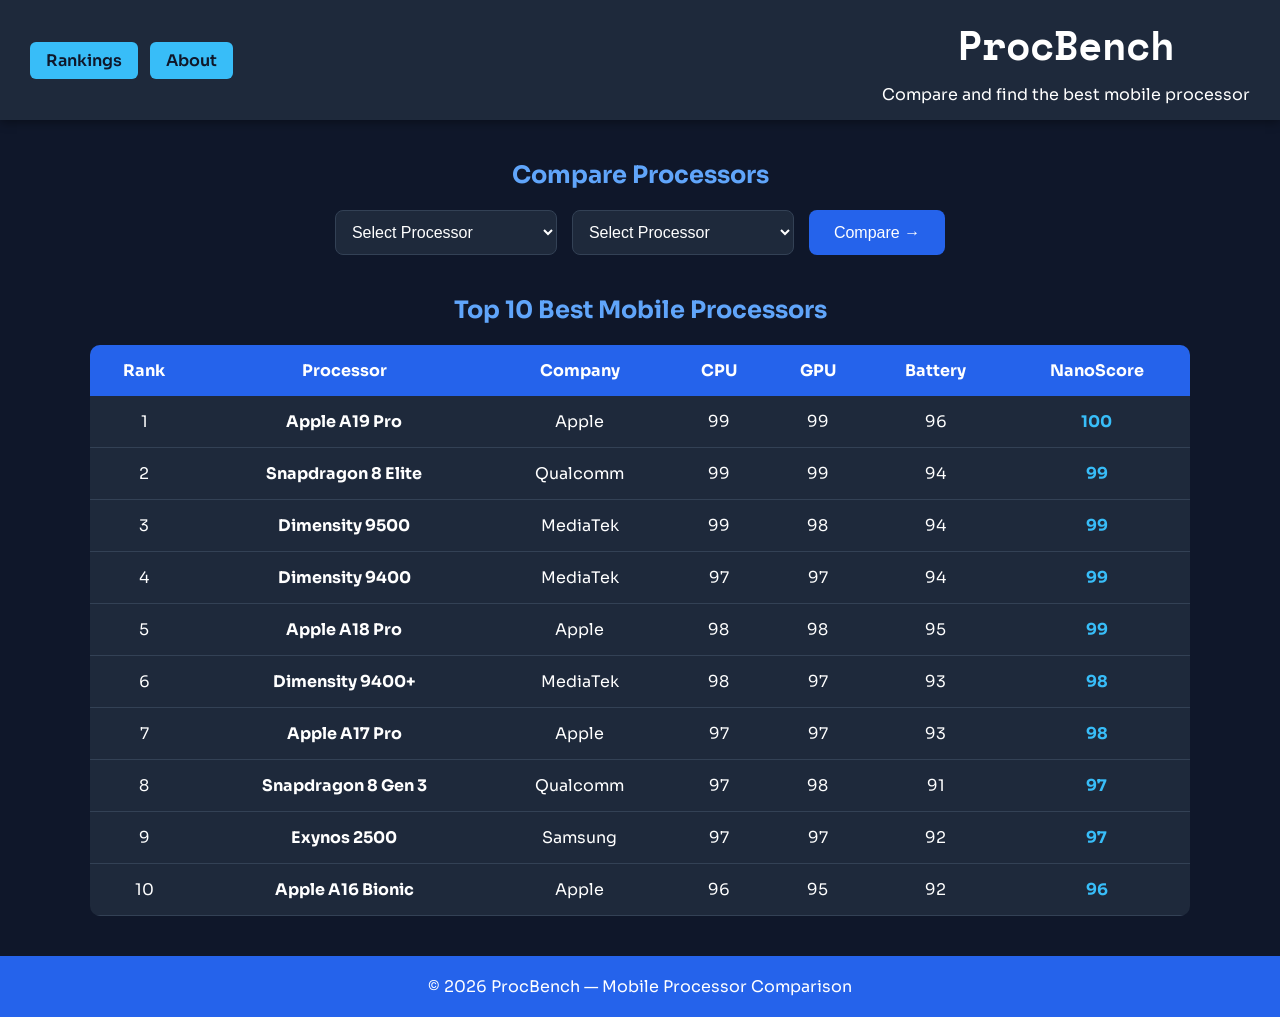
<file: index.html>
<!DOCTYPE html>
<html lang="en">
<head>
    <meta charset="UTF-8">
    <title>ProcBench — Mobile Processor Comparison</title>
    <meta name="viewport" content="width=device-width, initial-scale=1.0">
    <link rel="stylesheet" href="style.css">
    <style>
    @import url('https://fonts.googleapis.com/css2?family=Space+Mono:wght@400;700&family=Sora:wght@400;600;700&display=swap');
    body{font-family:'Sora',sans-serif!important;}
    .header-content h1{font-family:'Space Mono',monospace;}
    select optgroup{font-weight:700;color:#94a3b8;}
    </style>
</head>

<body>
<header class="top-nav">
    <div class="nav-buttons">
        <a href="ranks.html" class="nav-btn">Rankings</a>
        <a href="about.html" class="nav-btn">About</a>
    </div>
    <div class="header-content">
        <h1>ProcBench</h1>
        <p>Compare and find the best mobile processor</p>
    </div>
</header>

<section class="container">

    <h2>Compare Processors</h2>
    <div class="compare-box">
        <select id="proc1"><option value="">Select Processor</option></select>
        <select id="proc2"><option value="">Select Processor</option></select>
        <button id="compareBtn">Compare →</button>
    </div>

    <div id="result" class="result-box"></div>

    <h2>Top 10 Best Mobile Processors</h2>
    <div class="table-wrapper">
        <table>
            <thead>
                <tr>
                    <th>Rank</th>
                    <th>Processor</th>
                    <th>Company</th>
                    <th>CPU</th>
                    <th>GPU</th>
                    <th>Battery</th>
                    <th>NanoScore</th>
                </tr>
            </thead>
            <tbody id="topTable"></tbody>
        </table>
    </div>
</section>

<footer><p>© 2026 ProcBench — Mobile Processor Comparison</p></footer>

<script src="db.js"></script>
<script>
// ── Build grouped dropdowns from the shared DB ───────────────

const companies = ['Apple','Qualcomm','MediaTek','Samsung','Google','Huawei'];

function buildSelect(selectId){
  const sel = document.getElementById(selectId);
  companies.forEach(company => {
    const procs = processorDB.filter(p => p.company === company)
                             .sort((a,b) => b.nanoScore - a.nanoScore);
    if(!procs.length) return;
    const grp = document.createElement('optgroup');
    grp.label = company;
    procs.forEach(p => {
      const opt = document.createElement('option');
      opt.value = p.name;
      opt.textContent = p.name;
      grp.appendChild(opt);
    });
    sel.appendChild(grp);
  });
}
buildSelect('proc1');
buildSelect('proc2');

// ── Top 10 table ─────────────────────────────────────────────

const top10 = rankedProcessors.slice(0,10);
document.getElementById('topTable').innerHTML = top10.map((p,i) => `
  <tr>
    <td>${i+1}</td>
    <td><strong>${p.name}</strong></td>
    <td>${p.company}</td>
    <td>${p.cpu}</td>
    <td>${p.gpu}</td>
    <td>${p.battery}</td>
    <td style="font-weight:700;color:#38bdf8">${p.nanoScore}</td>
  </tr>`).join('');

// ── Compare button ────────────────────────────────────────────

document.getElementById('compareBtn').addEventListener('click',()=>{
  const p1 = document.getElementById('proc1').value;
  const p2 = document.getElementById('proc2').value;
  if(!p1||!p2){ alert('Please select both processors'); return; }
  if(p1===p2){ alert('Please select two different processors'); return; }
  window.location.href=`compare.html?proc1=${encodeURIComponent(p1)}&proc2=${encodeURIComponent(p2)}`;
});
</script>
</body>
</html>
</file>
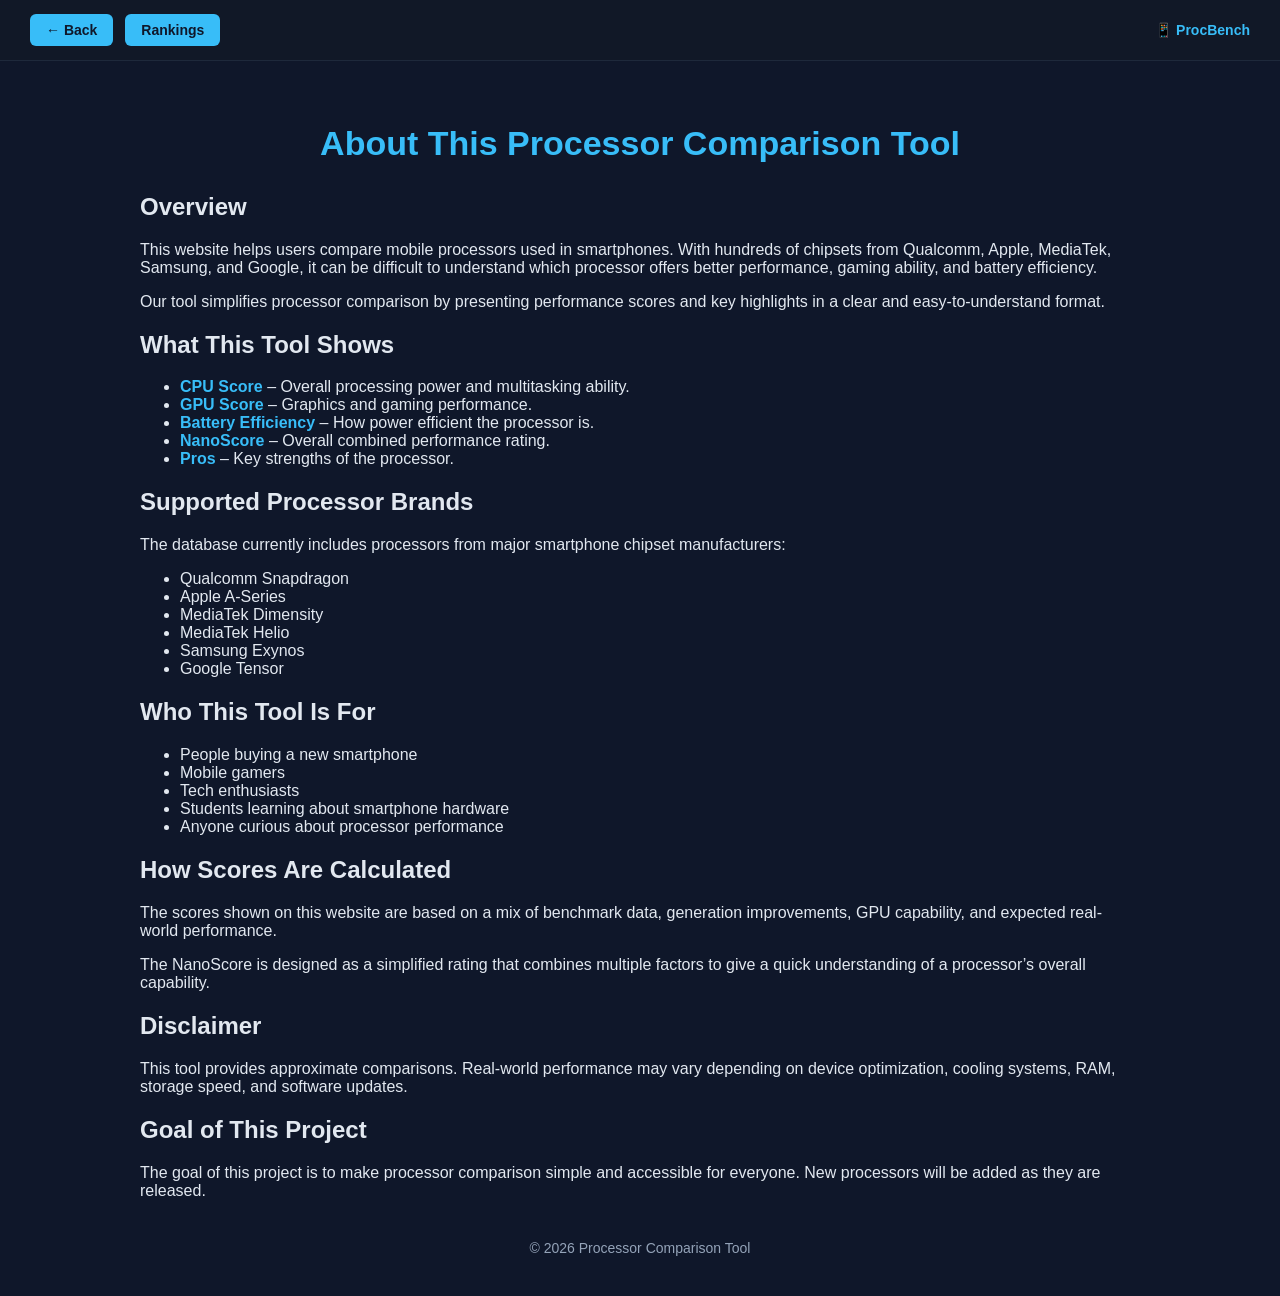
<file: about.html>
<!DOCTYPE html>
<html lang="en">
<head>
<meta charset="UTF-8">
<meta name="viewport" content="width=device-width, initial-scale=1.0">
<title>About - Processor Comparison Tool</title>
<style>
/* Page Background */
body{
    font-family: Arial, sans-serif;
    background:#0f172a;
    color:#e2e8f0;
    margin:0;
    padding:0;
}

/* Nav Bar */
.top-nav{
    display:flex;
    justify-content:space-between;
    align-items:center;
    padding:14px 30px;
    background:#111827;
    border-bottom:1px solid #1e293b;
}
.nav-buttons{
    display:flex;
    gap:12px;
}
.nav-btn{
    text-decoration:none;
    padding:8px 16px;
    border-radius:6px;
    background:#38bdf8;
    color:#0f172a;
    font-weight:700;
    font-size:14px;
    transition:.2s;
}
.nav-btn:hover{
    background:#0ea5e9;
}

/* Main Container */
.container{
    max-width:1000px;
    margin:auto;
    padding:40px 20px;
}

/* Title */
h1{
    text-align:center;
    font-size:34px;
    margin-bottom:30px;
    color:#38bdf8;
}

/* Section Cards */
.section{
    background:#1e293b;
    padding:25px;
    margin-bottom:25px;
    border-radius:10px;
    box-shadow:0 5px 15px rgba(0,0,0,0.4);
}

/* Section Heading */
.section h2{
    color:#f1f5f9;
    margin-bottom:12px;
}

/* Paragraph Text */
.section p{
    line-height:1.7;
    color:#cbd5f5;
}

/* Lists */
.section ul{
    padding-left:20px;
}

.section li{
    margin-bottom:8px;
}

/* Highlight Labels */
strong{
    color:#38bdf8;
}

/* Footer */
footer{
    text-align:center;
    margin-top:40px;
    font-size:14px;
    color:#94a3b8;
}
</style>
</head>

<body>

<nav class="top-nav">
    <div class="nav-buttons">
        <a href="index.html" class="nav-btn">← Back</a>
        <a href="ranks.html" class="nav-btn">Rankings</a>
    </div>
    <span style="font-size:14px;color:#38bdf8;font-weight:700;">📱 ProcBench</span>
</nav>

<div class="container">

<h1>About This Processor Comparison Tool</h1>

<h2>Overview</h2>
<p>
This website helps users compare mobile processors used in smartphones. With hundreds of chipsets from Qualcomm, Apple, MediaTek, Samsung, and Google, it can be difficult to understand which processor offers better performance, gaming ability, and battery efficiency.
</p>

<p>
Our tool simplifies processor comparison by presenting performance scores and key highlights in a clear and easy-to-understand format.
</p>

<h2>What This Tool Shows</h2>
<ul>
<li><strong>CPU Score</strong> – Overall processing power and multitasking ability.</li>
<li><strong>GPU Score</strong> – Graphics and gaming performance.</li>
<li><strong>Battery Efficiency</strong> – How power efficient the processor is.</li>
<li><strong>NanoScore</strong> – Overall combined performance rating.</li>
<li><strong>Pros</strong> – Key strengths of the processor.</li>
</ul>

<h2>Supported Processor Brands</h2>
<p>The database currently includes processors from major smartphone chipset manufacturers:</p>

<ul>
<li>Qualcomm Snapdragon</li>
<li>Apple A-Series</li>
<li>MediaTek Dimensity</li>
<li>MediaTek Helio</li>
<li>Samsung Exynos</li>
<li>Google Tensor</li>
</ul>

<h2>Who This Tool Is For</h2>
<ul>
<li>People buying a new smartphone</li>
<li>Mobile gamers</li>
<li>Tech enthusiasts</li>
<li>Students learning about smartphone hardware</li>
<li>Anyone curious about processor performance</li>
</ul>

<h2>How Scores Are Calculated</h2>
<p>
The scores shown on this website are based on a mix of benchmark data, generation improvements, GPU capability, and expected real-world performance.
</p>

<p>
The NanoScore is designed as a simplified rating that combines multiple factors to give a quick understanding of a processor’s overall capability.
</p>

<h2>Disclaimer</h2>
<p>
This tool provides approximate comparisons. Real-world performance may vary depending on device optimization, cooling systems, RAM, storage speed, and software updates.
</p>

<h2>Goal of This Project</h2>
<p>
The goal of this project is to make processor comparison simple and accessible for everyone. New processors will be added as they are released.
</p>

<footer>
© 2026 Processor Comparison Tool
</footer>

</div>

</body>
</html>
</file>
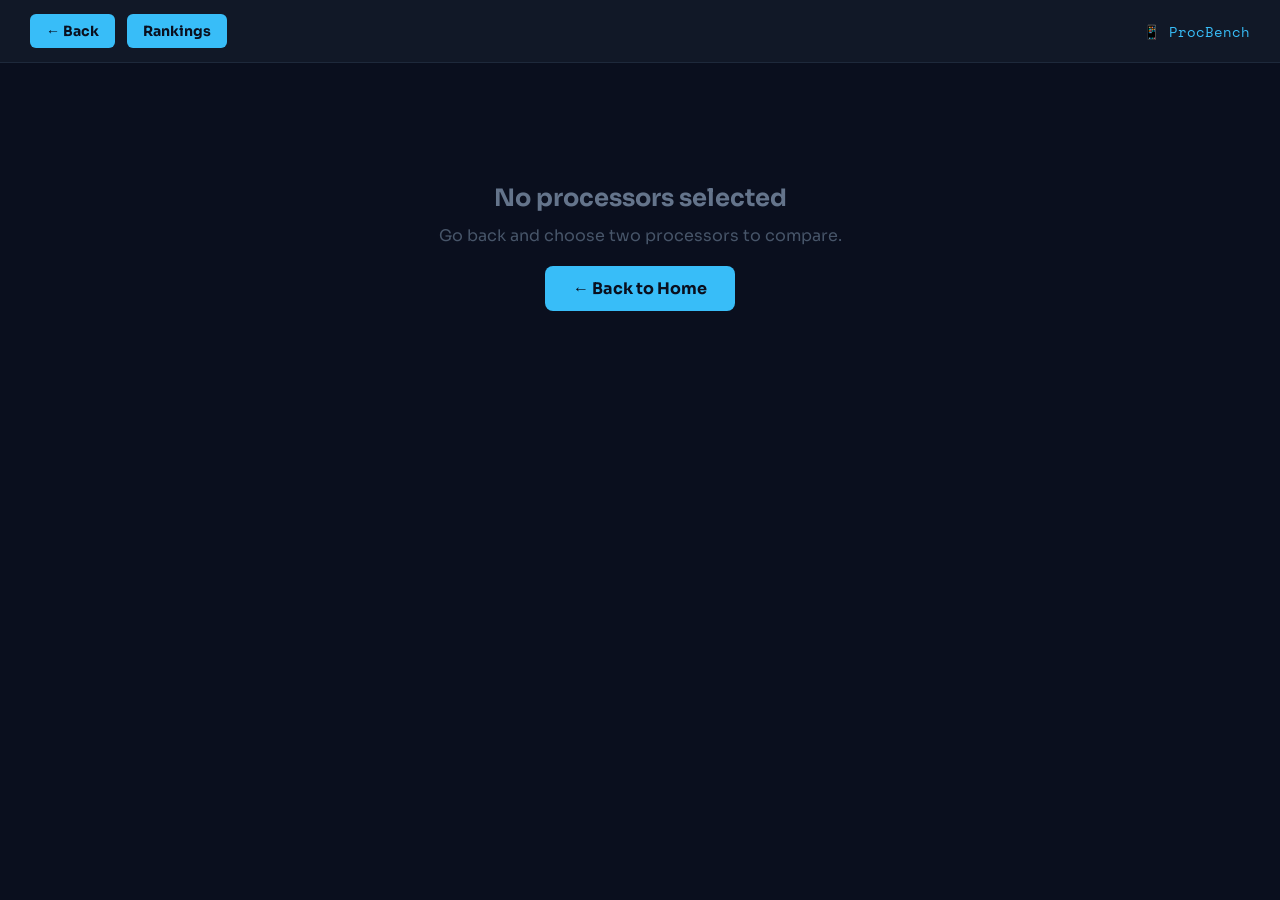
<file: compare.html>
<!DOCTYPE html>
<html lang="en">
<head>
<meta charset="UTF-8">
<meta name="viewport" content="width=device-width, initial-scale=1.0">
<title>Processor Comparison — ProcBench</title>
<style>
@import url('https://fonts.googleapis.com/css2?family=Space+Mono:wght@400;700&family=Sora:wght@400;600;700&display=swap');
*{margin:0;padding:0;box-sizing:border-box;}
body{font-family:'Sora',sans-serif;background:#0a0f1e;color:#e2e8f0;min-height:100vh;}

.top-nav{display:flex;justify-content:space-between;align-items:center;padding:14px 30px;background:#111827;border-bottom:1px solid #1e293b;}
.nav-buttons{display:flex;gap:12px;}
.nav-btn{text-decoration:none;padding:8px 16px;border-radius:6px;background:#38bdf8;color:#0a0f1e;font-weight:700;font-size:14px;transition:.2s;}
.nav-btn:hover{background:#0ea5e9;}
.logo{font-family:'Space Mono',monospace;color:#38bdf8;font-size:14px;}

.container{width:90%;max-width:1100px;margin:0 auto;padding:40px 0 60px;}
h1{font-family:'Space Mono',monospace;text-align:center;font-size:clamp(20px,3.5vw,32px);color:#38bdf8;margin-bottom:6px;}
.subtitle{text-align:center;color:#94a3b8;font-size:14px;margin-bottom:40px;}

/* Cards layout */
.comparison-grid{display:grid;grid-template-columns:1fr auto 1fr;gap:24px;align-items:start;margin-bottom:30px;}
@media(max-width:700px){.comparison-grid{grid-template-columns:1fr;}}

.chip-card{background:#111827;border-radius:14px;padding:28px;border:1px solid #1e293b;transition:.3s;}
.chip-card.winner-card{border-color:#38bdf8;box-shadow:0 0 24px rgba(56,189,248,.15);}

.card-name{
  font-family:'Space Mono',monospace;
  font-size:clamp(14px,2vw,18px);
  font-weight:700;
  margin-bottom:6px;
  color:#f1f5f9;
  word-break:break-word;
}
.card-company{font-size:12px;color:#64748b;margin-bottom:20px;}

/* Stat rows */
.stat{margin-bottom:18px;}
.stat-header{display:flex;justify-content:space-between;align-items:center;margin-bottom:6px;}
.stat-label{font-size:12px;font-weight:600;color:#94a3b8;letter-spacing:.06em;text-transform:uppercase;}
.stat-value{font-family:'Space Mono',monospace;font-size:14px;font-weight:700;color:#f1f5f9;}
.stat-value.best{color:#38bdf8;}

.score-bar{background:#1e293b;height:10px;border-radius:5px;overflow:hidden;}
.score-fill{height:100%;border-radius:5px;transition:width .6s ease;background:#38bdf8;}

/* VS divider */
.vs-divider{
  display:flex;
  align-items:center;
  justify-content:center;
  font-family:'Space Mono',monospace;
  font-size:22px;
  font-weight:700;
  color:#334155;
  padding-top:80px;
}
@media(max-width:700px){.vs-divider{padding-top:0;}}

/* Winner banner */
.winner-banner{
  text-align:center;
  padding:20px;
  border-radius:12px;
  font-family:'Space Mono',monospace;
  font-size:18px;
  font-weight:700;
  margin-bottom:30px;
  background:#0f2744;
  border:1px solid #1e3a5f;
  color:#38bdf8;
}
.winner-banner.tie{background:#1a1a0f;border-color:#3d3522;color:#fbbf24;}
.winner-banner.error{background:#1a0f0f;border-color:#3d2222;color:#f87171;}

/* Pros section */
.pros-section{background:#111827;border-radius:14px;padding:28px;border:1px solid #1e293b;margin-bottom:30px;}
.pros-section h2{font-family:'Space Mono',monospace;font-size:16px;color:#38bdf8;margin-bottom:20px;}
.pros-grid{display:grid;grid-template-columns:1fr 1fr;gap:20px;}
@media(max-width:600px){.pros-grid{grid-template-columns:1fr;}}
.pros-col h3{font-size:13px;font-weight:700;color:#94a3b8;text-transform:uppercase;letter-spacing:.06em;margin-bottom:12px;}
.pro-item{display:flex;align-items:flex-start;gap:8px;margin-bottom:8px;font-size:14px;}
.pro-dot{width:6px;height:6px;border-radius:50%;background:#38bdf8;flex-shrink:0;margin-top:5px;}

/* Specs grid */
.specs-section{background:#111827;border-radius:14px;padding:28px;border:1px solid #1e293b;}
.specs-section h2{font-family:'Space Mono',monospace;font-size:16px;color:#38bdf8;margin-bottom:20px;}
.spec-row{display:flex;align-items:center;padding:10px 0;border-bottom:1px solid #1e293b;font-size:14px;}
.spec-row:last-child{border-bottom:none;}
.spec-label{flex:1;color:#64748b;font-weight:600;}
.spec-val1,.spec-val2{width:160px;text-align:center;font-family:'Space Mono',monospace;font-size:13px;}
.spec-val1.best,.spec-val2.best{color:#38bdf8;font-weight:700;}

/* Not found */
.not-found{text-align:center;padding:80px 20px;color:#475569;}
.not-found h2{color:#64748b;margin-bottom:12px;}
.back-link{display:inline-block;margin-top:20px;padding:12px 28px;background:#38bdf8;color:#0a0f1e;border-radius:8px;text-decoration:none;font-weight:700;}
</style>
</head>
<body>

<nav class="top-nav">
  <div class="nav-buttons">
    <a href="index.html" class="nav-btn">← Back</a>
    <a href="ranks.html" class="nav-btn">Rankings</a>
  </div>
  <span class="logo">📱 ProcBench</span>
</nav>

<div class="container">

  <div id="main-content"></div>

</div>

<script src="db.js"></script>
<script>
const params = new URLSearchParams(window.location.search);
const p1name = params.get('proc1');
const p2name = params.get('proc2');
const p1 = processorMap[p1name];
const p2 = processorMap[p2name];

const main = document.getElementById('main-content');

if(!p1name || !p2name){
  main.innerHTML=`<div class="not-found"><h2>No processors selected</h2><p>Go back and choose two processors to compare.</p><a class="back-link" href="index.html">← Back to Home</a></div>`;
} else if(!p1 || !p2){
  const missing = !p1 ? p1name : p2name;
  main.innerHTML=`<div class="not-found"><h2>"${missing}" not found</h2><p>This processor may not be in the database yet.</p><a class="back-link" href="index.html">← Back to Home</a></div>`;
} else {
  // Determine winners per category
  const cats = ['cpu','gpu','battery','nanoScore'];
  const best = {};
  cats.forEach(c => {
    if(p1[c] > p2[c]) best[c]='p1';
    else if(p2[c] > p1[c]) best[c]='p2';
    else best[c]='tie';
  });

  // Overall winner
  let wins1=0, wins2=0;
  cats.forEach(c=>{ if(best[c]==='p1') wins1++; else if(best[c]==='p2') wins2++; });
  let winnerHTML='';
  if(p1.nanoScore > p2.nanoScore){
    winnerHTML=`<div class="winner-banner">🏆 ${p1name} wins overall!</div>`;
  } else if(p2.nanoScore > p1.nanoScore){
    winnerHTML=`<div class="winner-banner">🏆 ${p2name} wins overall!</div>`;
  } else {
    winnerHTML=`<div class="winner-banner tie">⚖️ It's a tie — equal NanoScore</div>`;
  }

  function bar(proc, cat, color){
    const val = proc[cat];
    const isBest = best[cat] === (proc===p1?'p1':'p2');
    return `
      <div class="stat">
        <div class="stat-header">
          <span class="stat-label">${{cpu:'CPU',gpu:'GPU',battery:'Battery',nanoScore:'NanoScore'}[cat]}</span>
          <span class="stat-value${isBest?' best':''}">${val}</span>
        </div>
        <div class="score-bar"><div class="score-fill" style="width:${val}%;background:${isBest?'#38bdf8':'#334155'}"></div></div>
      </div>`;
  }

  function prosHTML(name, pros){
    return pros.map(p=>`<div class="pro-item"><div class="pro-dot"></div><span>${p}</span></div>`).join('');
  }

  function specRow(label, v1, v2){
    const b1 = (typeof v1==='number'&&typeof v2==='number') ? (v1>v2?'best':'') : '';
    const b2 = (typeof v1==='number'&&typeof v2==='number') ? (v2>v1?'best':'') : '';
    return `<div class="spec-row">
      <span class="spec-label">${label}</span>
      <span class="spec-val1 ${b1}">${typeof v1==='number'?v1:v1}</span>
      <span class="spec-val2 ${b2}">${typeof v2==='number'?v2:v2}</span>
    </div>`;
  }

  const p1winner = p1.nanoScore >= p2.nanoScore;
  const p2winner = p2.nanoScore >= p1.nanoScore;

  main.innerHTML = `
    <h1>${p1name} vs ${p2name}</h1>
    <p class="subtitle">Side-by-side processor comparison</p>

    <div class="comparison-grid">
      <div class="chip-card${p1winner&&p1.nanoScore>p2.nanoScore?' winner-card':''}">
        <div class="card-name">${p1name}</div>
        <div class="card-company">${p1.company} · ${p1.process}</div>
        ${bar(p1,'cpu','#60a5fa')}
        ${bar(p1,'gpu','#a78bfa')}
        ${bar(p1,'battery','#34d399')}
        ${bar(p1,'nanoScore','#38bdf8')}
      </div>

      <div class="vs-divider">VS</div>

      <div class="chip-card${p2winner&&p2.nanoScore>p1.nanoScore?' winner-card':''}">
        <div class="card-name">${p2name}</div>
        <div class="card-company">${p2.company} · ${p2.process}</div>
        ${bar(p2,'cpu','#60a5fa')}
        ${bar(p2,'gpu','#a78bfa')}
        ${bar(p2,'battery','#34d399')}
        ${bar(p2,'nanoScore','#38bdf8')}
      </div>
    </div>

    ${winnerHTML}

    <div class="pros-section">
      <h2>Key Strengths</h2>
      <div class="pros-grid">
        <div>
          <h3>${p1name}</h3>
          ${prosHTML(p1name, p1.pros)}
        </div>
        <div>
          <h3>${p2name}</h3>
          ${prosHTML(p2name, p2.pros)}
        </div>
      </div>
    </div>

    <div class="specs-section">
      <h2>Detailed Specs</h2>
      <div class="spec-row" style="border-bottom:1px solid #1e293b;padding-bottom:10px;margin-bottom:4px;">
        <span class="spec-label" style="color:#64748b">Specification</span>
        <span class="spec-val1" style="font-weight:700;color:#94a3b8;font-family:'Sora',sans-serif;font-size:12px;">${p1name.length>20?p1name.substring(0,18)+'…':p1name}</span>
        <span class="spec-val2" style="font-weight:700;color:#94a3b8;font-family:'Sora',sans-serif;font-size:12px;">${p2name.length>20?p2name.substring(0,18)+'…':p2name}</span>
      </div>
      ${specRow('Manufacturer', p1.company, p2.company)}
      ${specRow('Process Node', p1.process, p2.process)}
      ${specRow('CPU Score', p1.cpu, p2.cpu)}
      ${specRow('GPU Score', p1.gpu, p2.gpu)}
      ${specRow('Battery Score', p1.battery, p2.battery)}
      ${specRow('NanoScore', p1.nanoScore, p2.nanoScore)}
      ${specRow('AnTuTu (approx)', p1.antutu.toLocaleString(), p2.antutu.toLocaleString())}
      ${specRow('Global Rank', '#'+rankedProcessors.find(r=>r.name===p1name)?.rank, '#'+rankedProcessors.find(r=>r.name===p2name)?.rank)}
    </div>
  `;
}
</script>
</body>
</html>
</file>
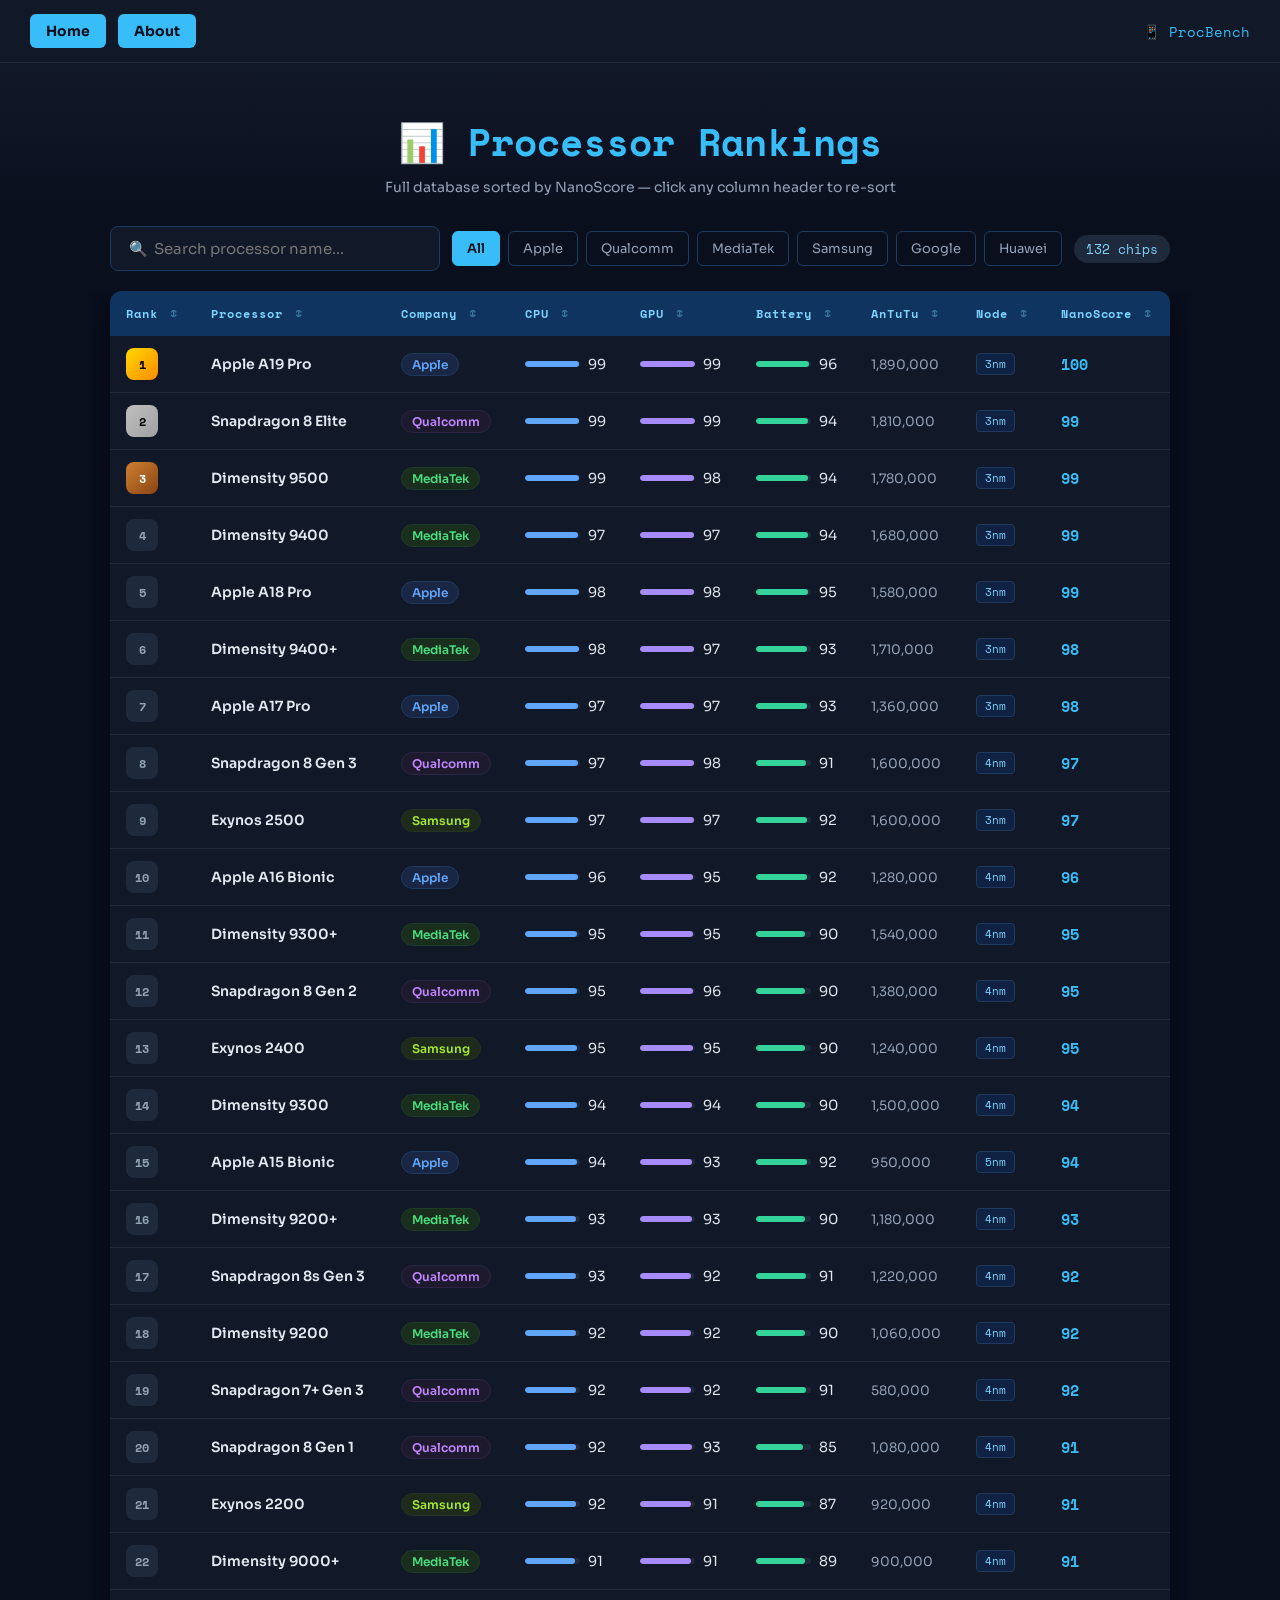
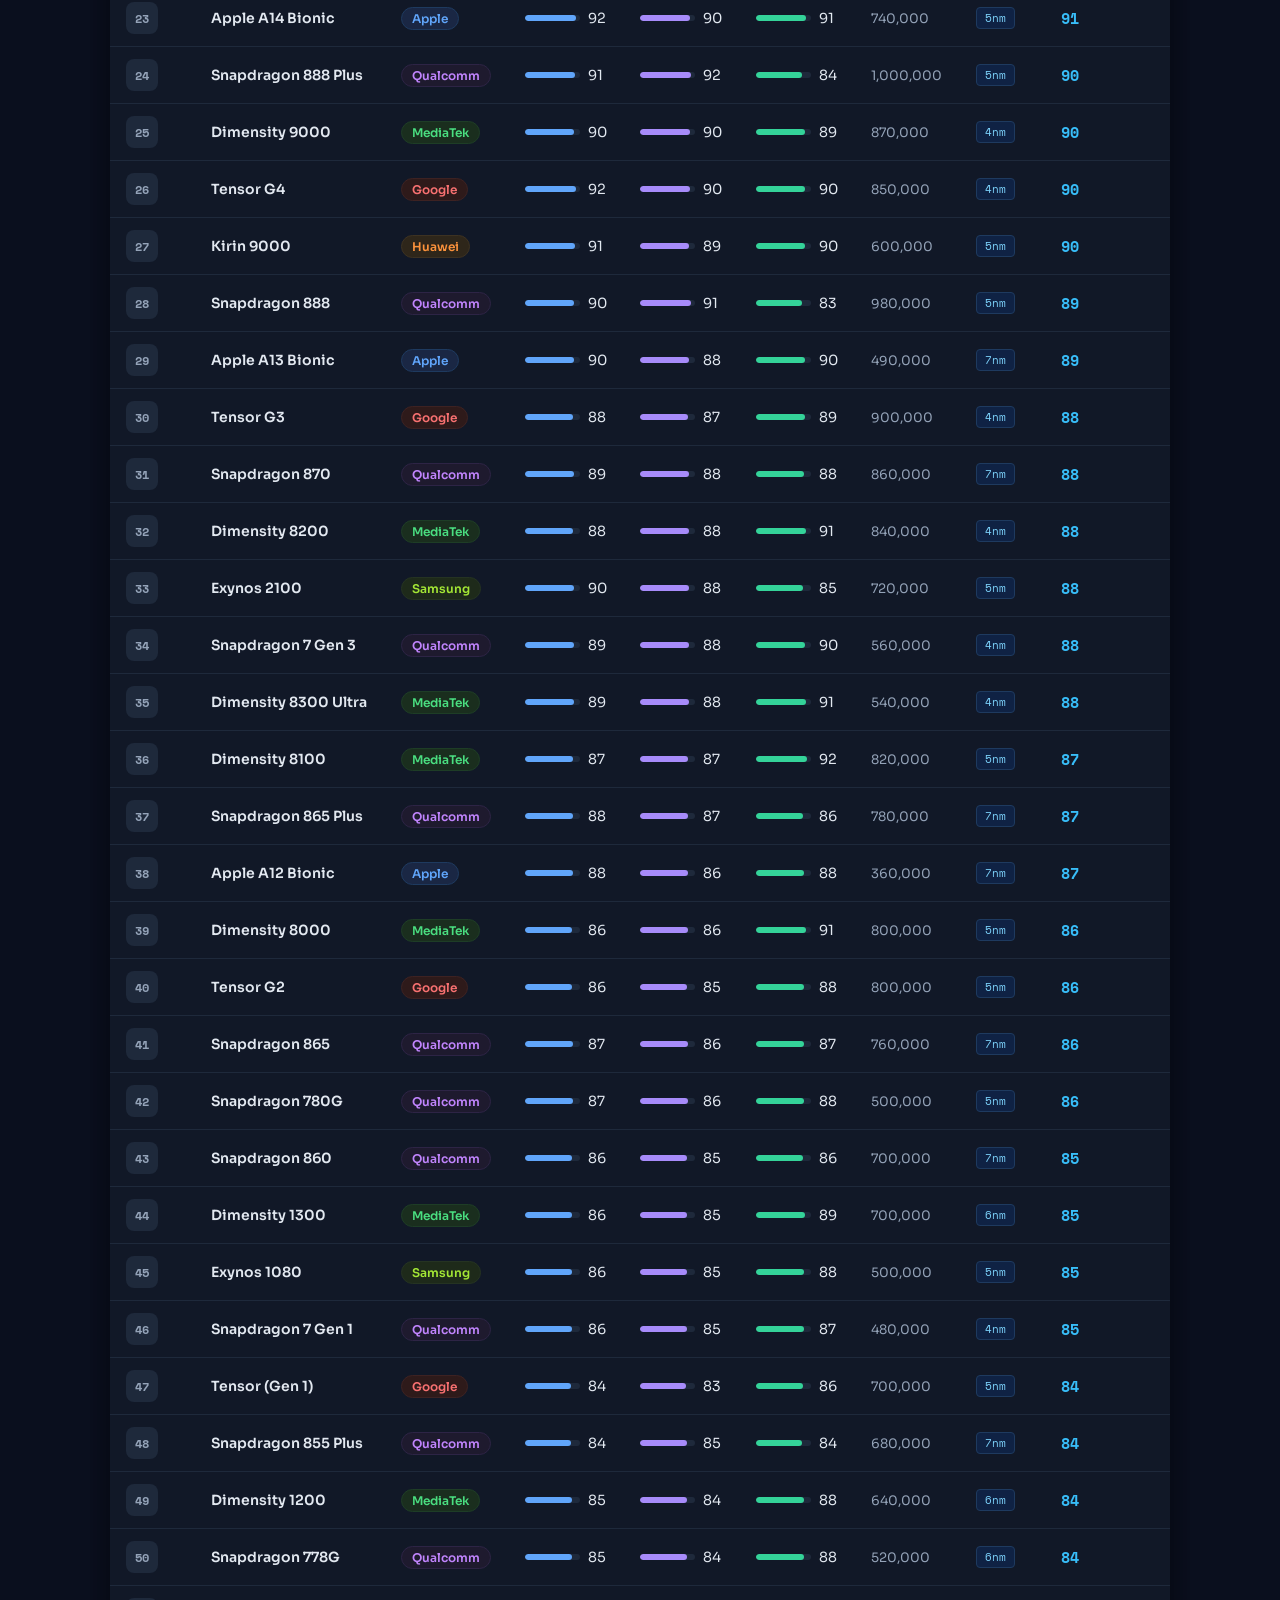
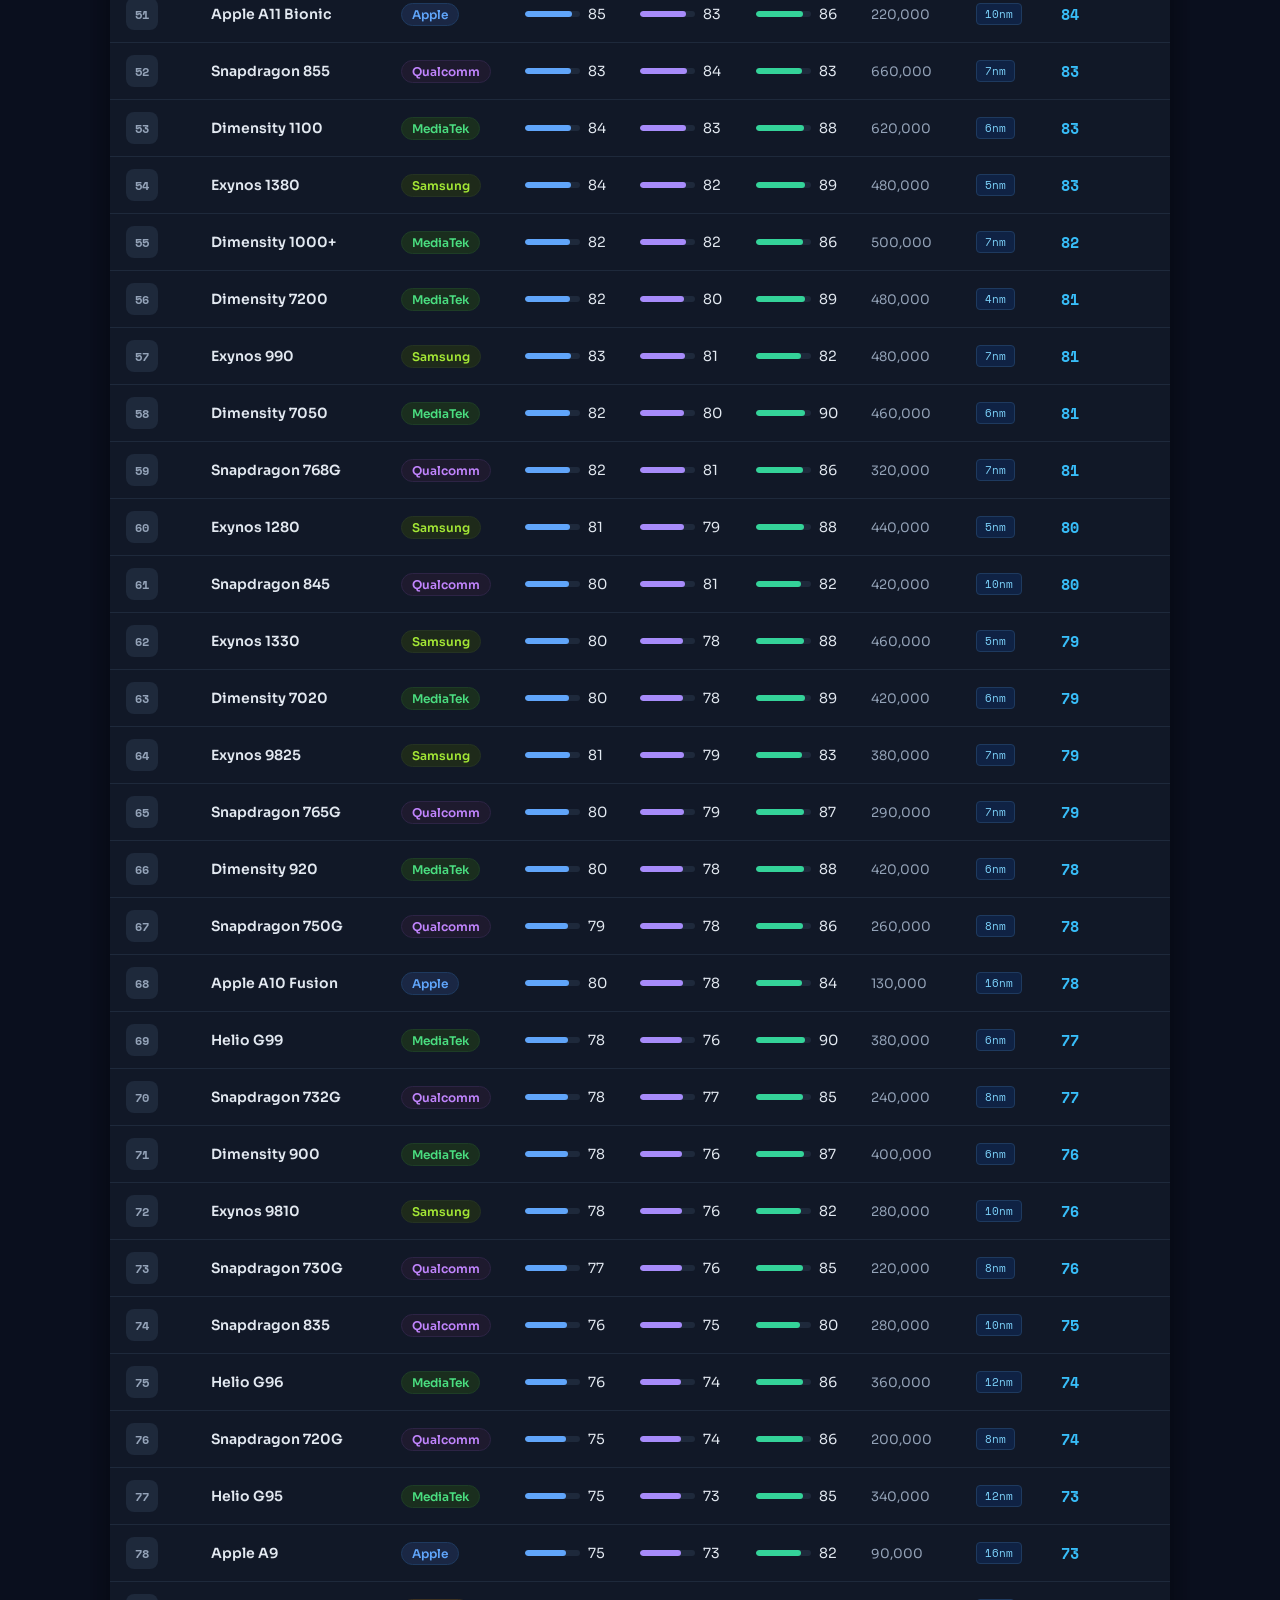
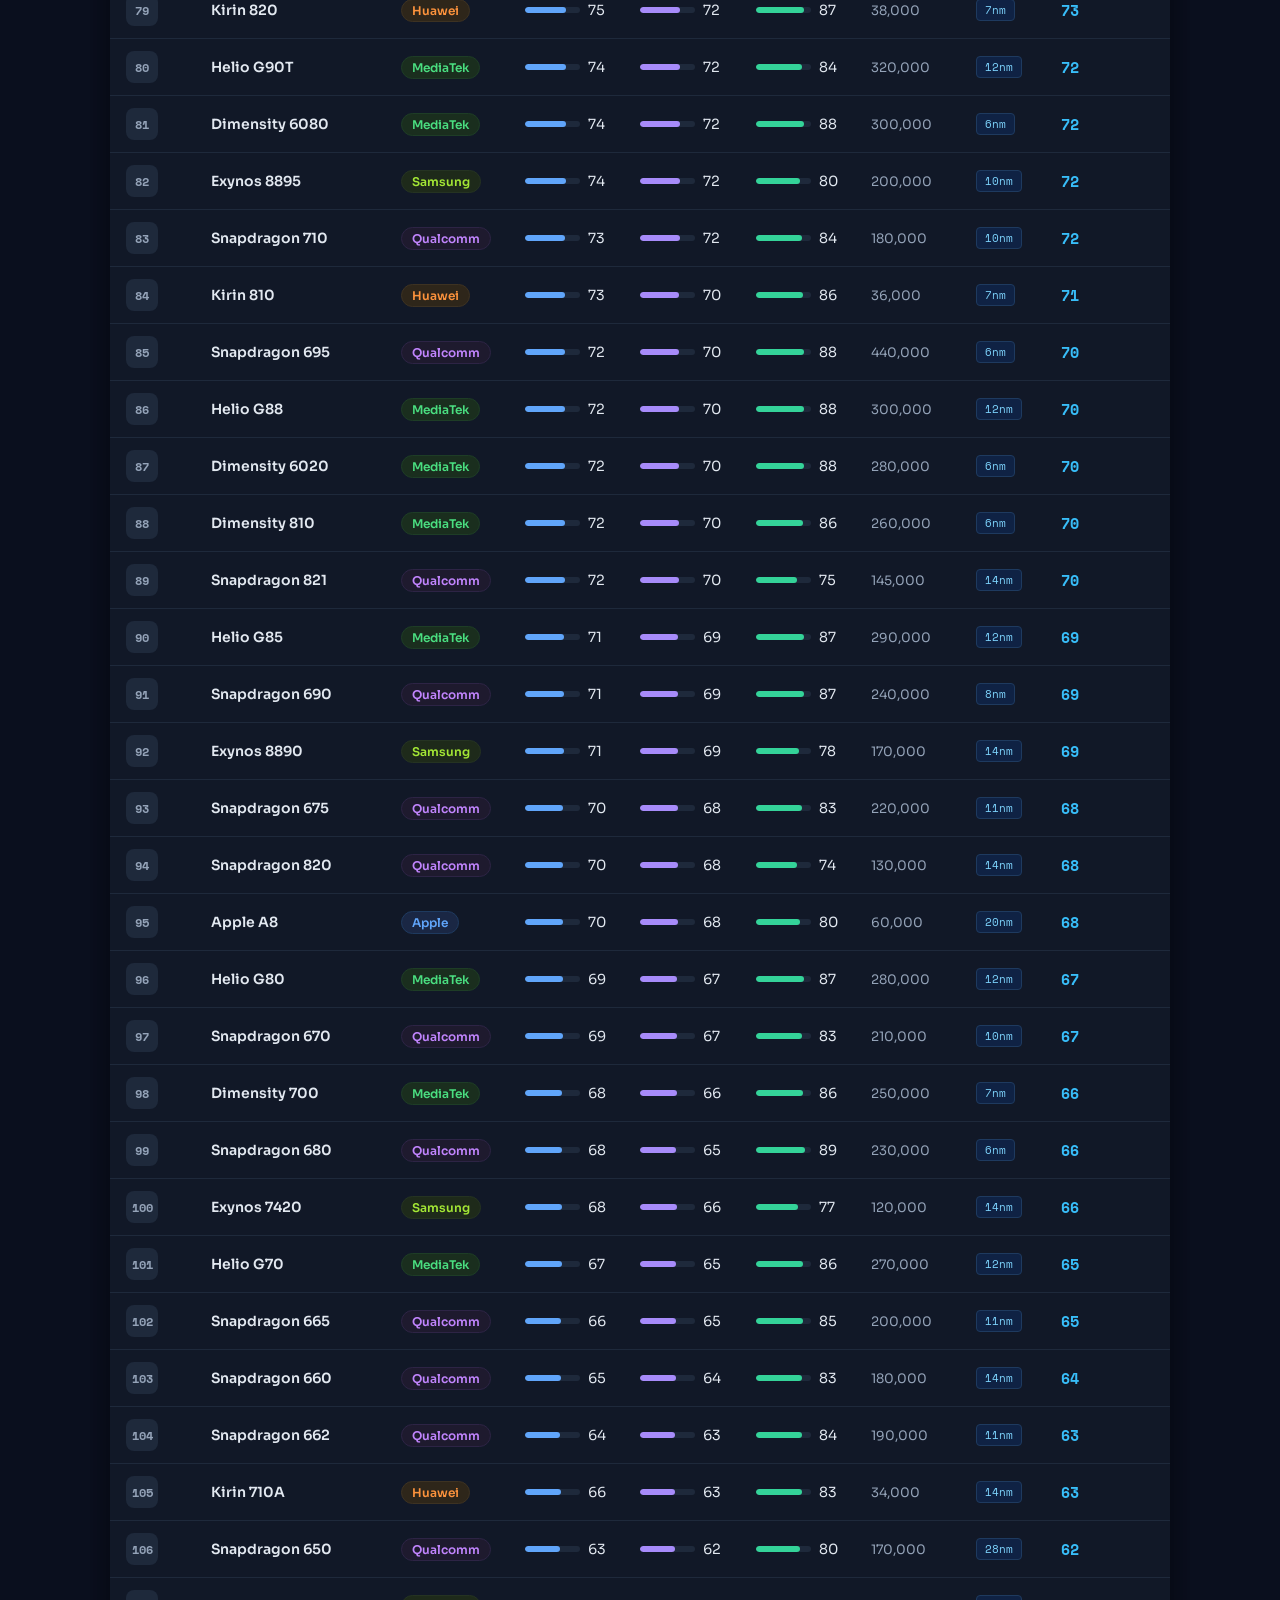
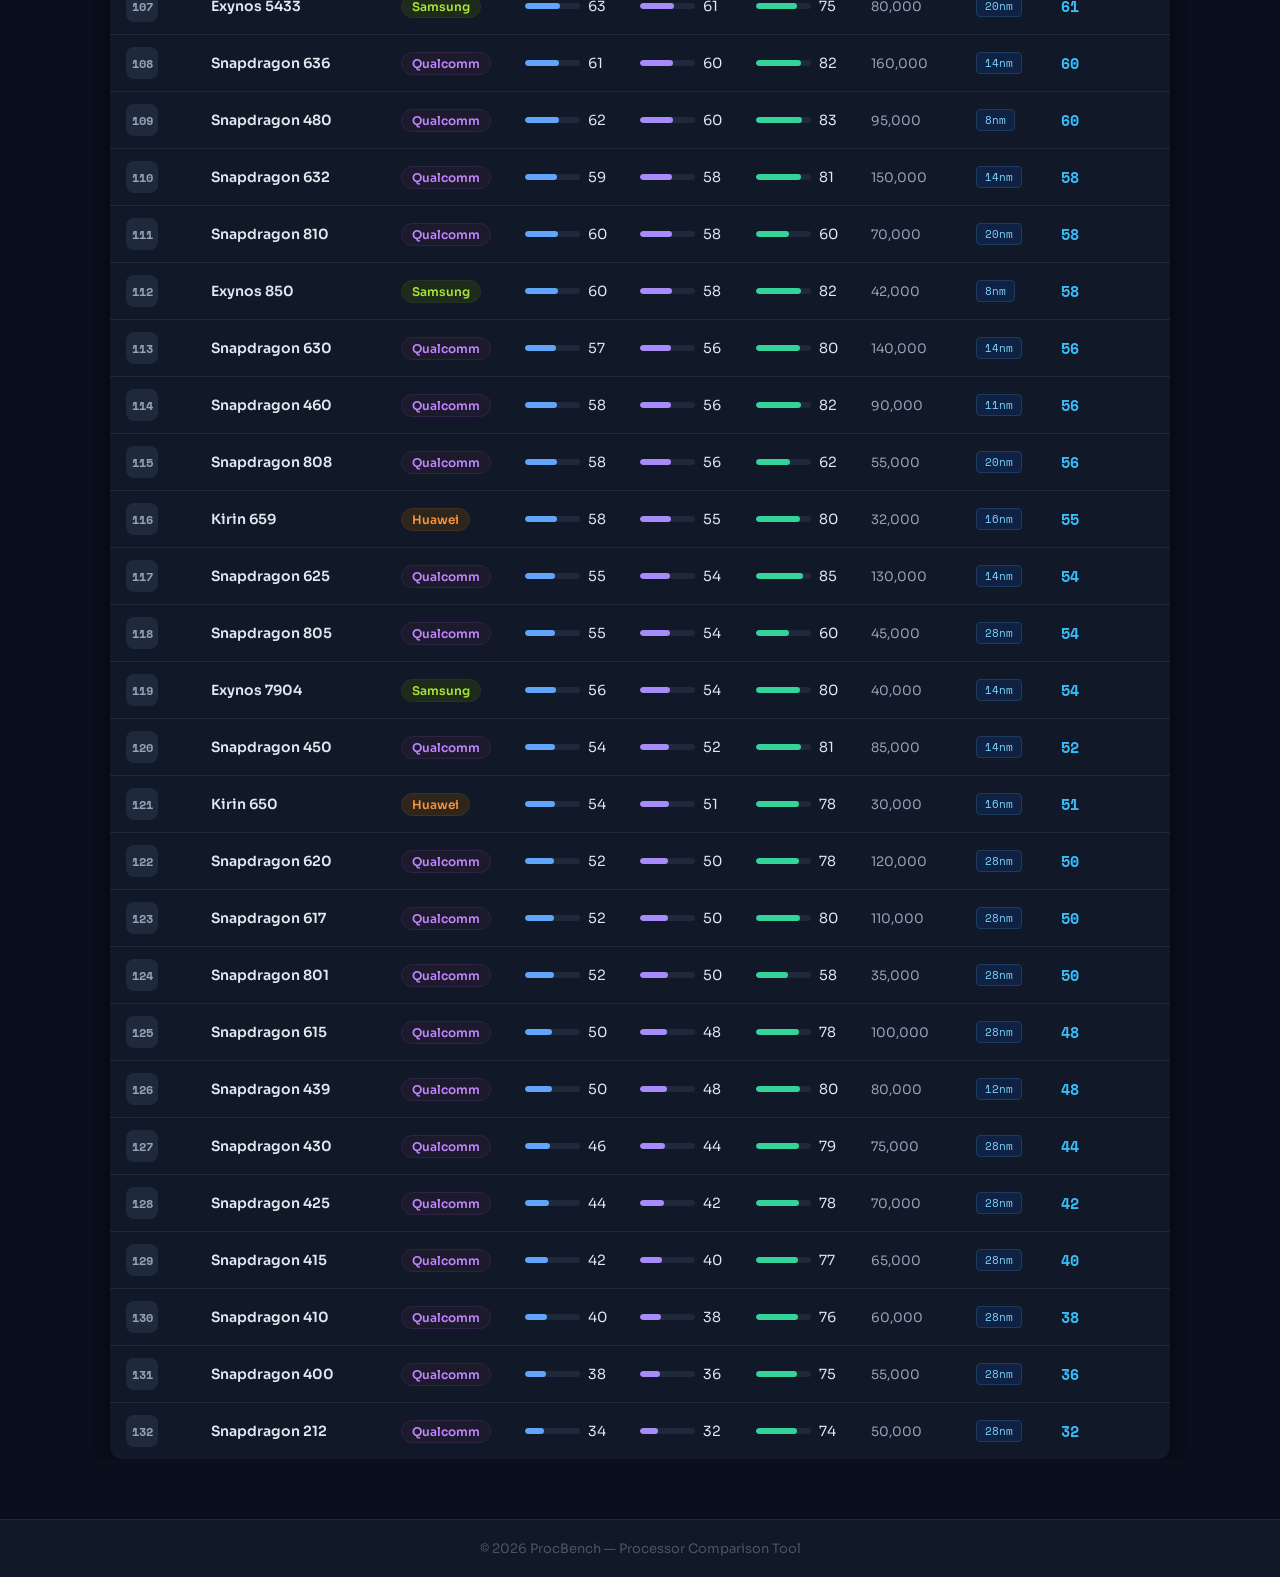
<file: ranks.html>
<!DOCTYPE html>
<html lang="en">
<head>
<meta charset="UTF-8">
<meta name="viewport" content="width=device-width, initial-scale=1.0">
<title>Processor Rankings — ProcBench</title>
<style>
@import url('https://fonts.googleapis.com/css2?family=Space+Mono:wght@400;700&family=Sora:wght@400;600;700&display=swap');
*{margin:0;padding:0;box-sizing:border-box;}
body{font-family:'Sora',sans-serif;background:#0a0f1e;color:#e2e8f0;min-height:100vh;}

.top-nav{display:flex;justify-content:space-between;align-items:center;padding:14px 30px;background:#111827;border-bottom:1px solid #1e293b;}
.nav-buttons{display:flex;gap:12px;}
.nav-btn{text-decoration:none;padding:8px 16px;border-radius:6px;background:#38bdf8;color:#0a0f1e;font-weight:700;font-size:14px;transition:.2s;}
.nav-btn:hover{background:#0ea5e9;}
.logo{font-family:'Space Mono',monospace;color:#38bdf8;font-size:14px;}

.page-header{padding:50px 20px 30px;text-align:center;background:linear-gradient(180deg,#111827 0%,#0a0f1e 100%);}
.page-header h1{font-family:'Space Mono',monospace;font-size:clamp(22px,4vw,38px);color:#38bdf8;margin-bottom:8px;}
.page-header p{color:#94a3b8;font-size:14px;}

.controls{max-width:1100px;margin:0 auto 20px;padding:0 20px;display:flex;flex-wrap:wrap;gap:12px;align-items:center;}
#search{flex:1;min-width:220px;padding:12px 18px;font-size:15px;font-family:'Sora',sans-serif;border-radius:8px;border:1px solid #1e3a5f;background:#111827;color:white;outline:none;transition:.2s;}
#search:focus{border-color:#38bdf8;box-shadow:0 0 0 3px rgba(56,189,248,.15);}
.filter-btns{display:flex;gap:8px;flex-wrap:wrap;}
.filter-btn{padding:8px 14px;border-radius:6px;border:1px solid #1e3a5f;background:transparent;color:#94a3b8;font-family:'Sora',sans-serif;font-size:13px;cursor:pointer;transition:.2s;}
.filter-btn:hover,.filter-btn.active{background:#38bdf8;color:#0a0f1e;border-color:#38bdf8;font-weight:600;}
.count-badge{display:inline-block;padding:4px 12px;background:#1e293b;border-radius:999px;font-size:13px;color:#7dd3fc;font-family:'Space Mono',monospace;margin-left:auto;}

.table-wrapper{max-width:1100px;margin:0 auto 60px;padding:0 20px;overflow-x:auto;}
table{width:100%;border-collapse:collapse;background:#111827;border-radius:12px;overflow:hidden;box-shadow:0 8px 32px rgba(0,0,0,.5);}
thead tr{background:#0f3460;}
th{padding:14px 16px;text-align:left;font-family:'Space Mono',monospace;font-size:12px;letter-spacing:.08em;color:#7dd3fc;white-space:nowrap;cursor:pointer;user-select:none;}
th:hover{color:#38bdf8;}
th .sort-icon{margin-left:4px;opacity:.4;}
th.sorted .sort-icon{opacity:1;color:#38bdf8;}
td{padding:12px 16px;font-size:14px;border-bottom:1px solid #1e293b;white-space:nowrap;}
tbody tr{transition:.15s;}
tbody tr:hover{background:#1e293b;}
tbody tr:last-child td{border-bottom:none;}

.rank-badge{display:inline-flex;align-items:center;justify-content:center;width:32px;height:32px;border-radius:8px;font-family:'Space Mono',monospace;font-size:12px;font-weight:700;background:#1e293b;color:#94a3b8;}
.rank-1{background:linear-gradient(135deg,#ffd700,#ff8c00);color:#000;}
.rank-2{background:linear-gradient(135deg,#c0c0c0,#a0a0a0);color:#000;}
.rank-3{background:linear-gradient(135deg,#cd7f32,#8b4513);color:#fff;}

.company-pill{display:inline-block;padding:3px 10px;border-radius:999px;font-size:12px;font-weight:600;}
.pill-Apple{background:#1a2744;color:#60a5fa;border:1px solid #1e3a5f;}
.pill-Qualcomm{background:#1e1a2e;color:#c084fc;border:1px solid #2d2445;}
.pill-MediaTek{background:#1a2e1e;color:#4ade80;border:1px solid #1e3d26;}
.pill-Samsung{background:#1e2a1a;color:#a3e635;border:1px solid #253322;}
.pill-Google{background:#2e1a1a;color:#f87171;border:1px solid #3d2222;}
.pill-Huawei{background:#2e261a;color:#fb923c;border:1px solid #3d3222;}

.score-cell{display:flex;align-items:center;gap:8px;}
.mini-bar{width:55px;height:6px;background:#1e293b;border-radius:3px;overflow:hidden;flex-shrink:0;}
.mini-fill{height:100%;border-radius:3px;}

.nano-score{font-family:'Space Mono',monospace;font-weight:700;font-size:15px;color:#38bdf8;}
.process-badge{display:inline-block;padding:2px 8px;border-radius:4px;font-size:11px;font-family:'Space Mono',monospace;background:#0f2244;color:#7dd3fc;border:1px solid #1e3a5f;}

.empty-state{text-align:center;padding:60px 20px;color:#475569;}
.empty-state h3{font-size:20px;margin-bottom:8px;}

footer{text-align:center;padding:20px;background:#111827;color:#475569;font-size:13px;border-top:1px solid #1e293b;}
</style>
</head>
<body>

<nav class="top-nav">
  <div class="nav-buttons">
    <a href="index.html" class="nav-btn">Home</a>
    <a href="about.html" class="nav-btn">About</a>
  </div>
  <span class="logo">📱 ProcBench</span>
</nav>

<div class="page-header">
  <h1>📊 Processor Rankings</h1>
  <p>Full database sorted by NanoScore — click any column header to re-sort</p>
</div>

<div class="controls">
  <input type="text" id="search" placeholder="🔍  Search processor name...">
  <div class="filter-btns" id="filterBtns">
    <button class="filter-btn active" data-company="All">All</button>
    <button class="filter-btn" data-company="Apple">Apple</button>
    <button class="filter-btn" data-company="Qualcomm">Qualcomm</button>
    <button class="filter-btn" data-company="MediaTek">MediaTek</button>
    <button class="filter-btn" data-company="Samsung">Samsung</button>
    <button class="filter-btn" data-company="Google">Google</button>
    <button class="filter-btn" data-company="Huawei">Huawei</button>
  </div>
  <span class="count-badge" id="countBadge">— chips</span>
</div>

<div class="table-wrapper">
  <table>
    <thead>
      <tr>
        <th data-col="rank">Rank <span class="sort-icon">↕</span></th>
        <th data-col="name">Processor <span class="sort-icon">↕</span></th>
        <th data-col="company">Company <span class="sort-icon">↕</span></th>
        <th data-col="cpu">CPU <span class="sort-icon">↕</span></th>
        <th data-col="gpu">GPU <span class="sort-icon">↕</span></th>
        <th data-col="battery">Battery <span class="sort-icon">↕</span></th>
        <th data-col="antutu">AnTuTu <span class="sort-icon">↕</span></th>
        <th data-col="process">Node <span class="sort-icon">↕</span></th>
        <th data-col="nanoScore">NanoScore <span class="sort-icon">↕</span></th>
      </tr>
    </thead>
    <tbody id="cpuTable"></tbody>
  </table>
</div>

<footer>© 2026 ProcBench — Processor Comparison Tool</footer>

<script src="db.js"></script>
<script>
let sortCol='rank', sortDir=1, activeCompany='All';

function getFiltered(){
  const q=document.getElementById('search').value.toLowerCase();
  return rankedProcessors.filter(p=>{
    return p.name.toLowerCase().includes(q) &&
           (activeCompany==='All' || p.company===activeCompany);
  });
}

function getSorted(data){
  return [...data].sort((a,b)=>{
    let av=a[sortCol], bv=b[sortCol];
    if(typeof av==='string') return sortDir*av.localeCompare(bv);
    return sortDir*(av-bv);
  });
}

function renderTable(){
  const sorted=getSorted(getFiltered());
  document.getElementById('countBadge').textContent=sorted.length+' chips';
  const tbody=document.getElementById('cpuTable');
  if(!sorted.length){
    tbody.innerHTML=`<tr><td colspan="9"><div class="empty-state"><h3>No processors found</h3><p>Try a different search or filter</p></div></td></tr>`;
    return;
  }
  tbody.innerHTML=sorted.map(p=>{
    const rc=p.rank<=3?` rank-${p.rank}`:'';
    const pc=`pill-${p.company}`;
    return `<tr>
      <td><span class="rank-badge${rc}">${p.rank}</span></td>
      <td style="font-weight:600">${p.name}</td>
      <td><span class="company-pill ${pc}">${p.company}</span></td>
      <td><div class="score-cell"><div class="mini-bar"><div class="mini-fill" style="width:${p.cpu}%;background:#60a5fa"></div></div><span>${p.cpu}</span></div></td>
      <td><div class="score-cell"><div class="mini-bar"><div class="mini-fill" style="width:${p.gpu}%;background:#a78bfa"></div></div><span>${p.gpu}</span></div></td>
      <td><div class="score-cell"><div class="mini-bar"><div class="mini-fill" style="width:${p.battery}%;background:#34d399"></div></div><span>${p.battery}</span></div></td>
      <td style="color:#94a3b8;font-size:13px">${p.antutu.toLocaleString()}</td>
      <td><span class="process-badge">${p.process}</span></td>
      <td><span class="nano-score">${p.nanoScore}</span></td>
    </tr>`;
  }).join('');
}

document.querySelectorAll('th[data-col]').forEach(th=>{
  th.addEventListener('click',()=>{
    const col=th.dataset.col;
    if(sortCol===col){sortDir*=-1;}
    else{sortCol=col;sortDir=(col==='name'||col==='company'||col==='process')?1:-1;}
    document.querySelectorAll('th').forEach(t=>t.classList.remove('sorted'));
    th.classList.add('sorted');
    renderTable();
  });
});

document.getElementById('filterBtns').addEventListener('click',e=>{
  const btn=e.target.closest('.filter-btn');
  if(!btn) return;
  activeCompany=btn.dataset.company;
  document.querySelectorAll('.filter-btn').forEach(b=>b.classList.remove('active'));
  btn.classList.add('active');
  renderTable();
});

document.getElementById('search').addEventListener('input',renderTable);
renderTable();
</script>
</body>
</html>
</file>
<file: style.css>
/* Reset */
* {
    margin: 0;
    padding: 0;
    box-sizing: border-box;
}

/* Body */
body {
    font-family: 'Segoe UI', sans-serif;
    background: #0f172a;
    color: white;
}

/* Header */
header {
    background: #2563eb;
    color: white;
    padding: 40px 20px;
    text-align: center;
}

.header-content h1 {
    font-size: 2.5rem;
    margin-bottom: 10px;
}

/* Container */
.container {
    width: 90%;
    max-width: 1100px;
    margin: 40px auto;
}

/* Section Titles */
h2 {
    text-align: center;
    margin-bottom: 20px;
    color: #60a5fa;
}

/* Compare Box */
.compare-box {
    display: flex;
    flex-wrap: wrap;
    gap: 15px;
    margin-bottom: 40px;
    justify-content: center;
}

.compare-box input,
.compare-box select {
    padding: 12px;
    font-size: 16px;
    border-radius: 8px;
    border: 1px solid #334155;
    min-width: 200px;
    background: #1e293b;
    color: white;
    transition: 0.3s;
}

.compare-box input:focus,
.compare-box select:focus {
    border-color: #2563eb;
    outline: none;
    box-shadow: 0 0 5px rgba(37,99,235,0.5);
}

/* Button */
.compare-box button {
    padding: 12px 25px;
    background: #2563eb;
    color: white;
    border: none;
    border-radius: 8px;
    cursor: pointer;
    font-size: 16px;
    transition: 0.3s;
}

.compare-box button:hover {
    background: #1d4ed8;
    transform: scale(1.05);
}

/* Table */
.table-wrapper {
    overflow-x: auto;
}

table {
    width: 100%;
    border-collapse: collapse;
    background: #1e293b;
    border-radius: 10px;
    overflow: hidden;
}

thead {
    background: #2563eb;
    color: white;
}

th, td {
    padding: 15px;
    text-align: center;
}

tbody tr {
    border-bottom: 1px solid #334155;
    transition: 0.2s;
}

tbody tr:hover {
    background: #334155;
}

/* Footer */
footer {
    text-align: center;
    padding: 20px;
    margin-top: 40px;
    background: #2563eb;
    color: white;
}

/* Responsive */
@media (max-width: 768px) {
    .compare-box {
        flex-direction: column;
        align-items: center;
    }

    .header-content h1 {
        font-size: 2rem;
    }
}

/* Result Box */
.result-box {
    margin-top: 20px;
    padding: 20px;
    text-align: center;
    font-size: 18px;
    font-weight: bold;
    border-radius: 8px;
    display: none;
}

.winner {
    background-color: #064e3b;
    color: #6ee7b7;
}

.tie {
    background-color: #78350f;
    color: #fde68a;
}

.error {
    background-color: #7f1d1d;
    color: #fca5a5;
}

/* Comparison Box */
.comparison-box {
    display: flex;
    justify-content: space-between;
    align-items: center;
    margin-top: 40px;
}

.card {
    flex: 1;
    background: #1e293b;
    padding: 30px;
    margin: 10px;
    border-radius: 10px;
    text-align: center;
}

.vs {
    font-size: 30px;
    font-weight: bold;
    color: #60a5fa;
}

/* Top Navigation Bar */

.top-nav{
    display:flex;
    justify-content:space-between;
    align-items:center;
    padding:15px 30px;
    background:#1e293b;
    box-shadow:0 2px 10px rgba(0,0,0,0.4);
}

/* Logo */
.logo{
    font-size:20px;
    font-weight:bold;
    color:#38bdf8;
}

/* Right side buttons */
.nav-buttons{
    display:flex;
    gap:12px;
}

/* Button style */
.nav-btn{
    text-decoration:none;
    padding:8px 16px;
    border-radius:6px;
    background:#38bdf8;
    color:#0f172a;
    font-weight:600;
    transition:0.3s;
}

.nav-btn:hover{
    background:#0ea5e9;
}
</file>
